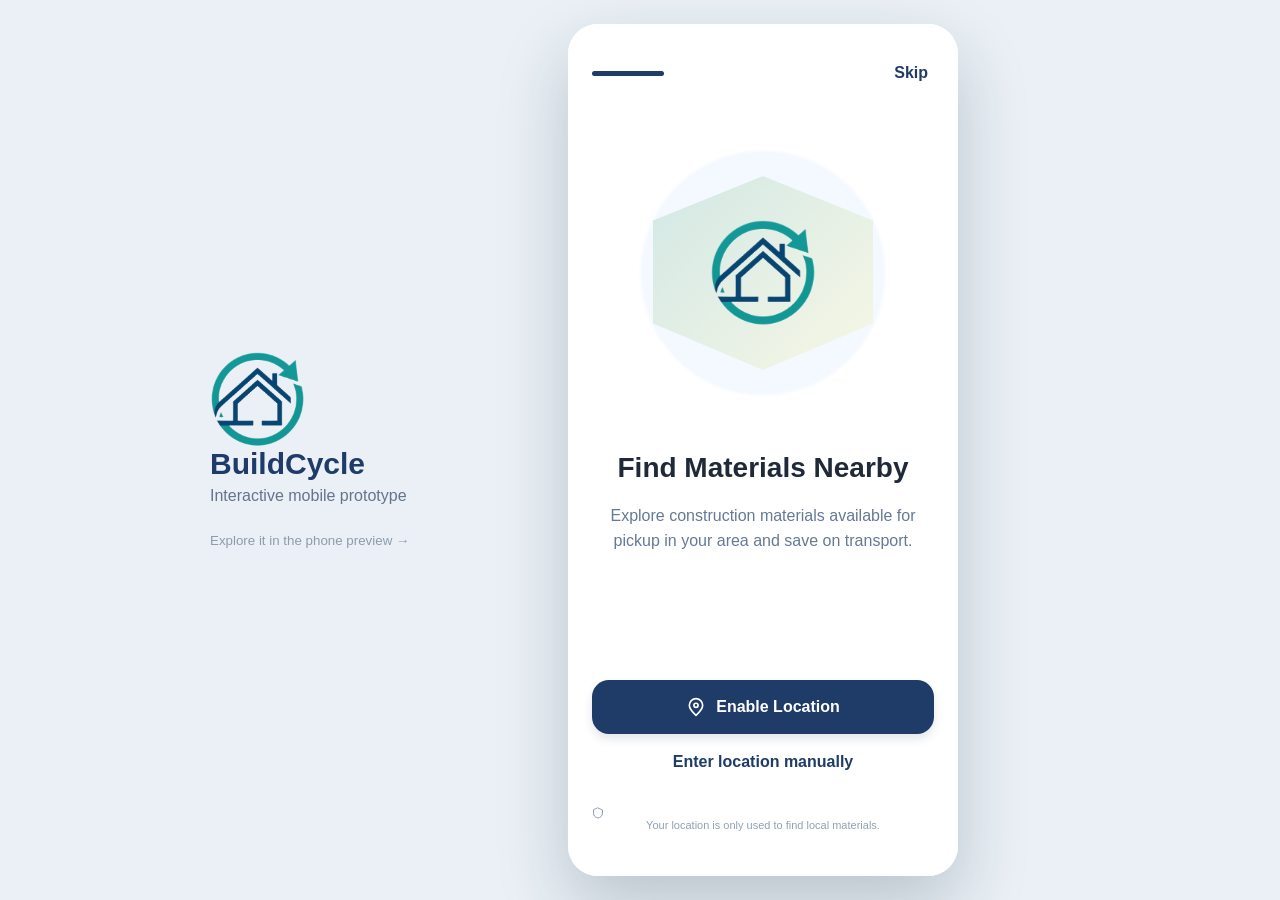
<file: index.html>
<!doctype html>
<html lang="en">
<head>
  <meta charset="utf-8" />
  <meta name="viewport" content="width=device-width, initial-scale=1, viewport-fit=cover" />
  <meta name="theme-color" content="#1e3b68" />
  <meta name="description" content="BuildCycle interactive mobile marketplace pitch prototype" />
  <title>BuildCycle — Build More, Waste Less</title>
  <link rel="icon" type="image/png" href="assets/logo.png" />
  <link rel="stylesheet" href="css/base.css" />
  <link rel="stylesheet" href="css/marketplace.css" />
  <link rel="stylesheet" href="css/flows.css" />
  <link rel="stylesheet" href="css/support.css" />
</head>
<body>
  <div class="desktop-context" aria-hidden="true"><img src="assets/logo.png" alt="" /><strong>BuildCycle</strong><span>Interactive mobile prototype</span><small>Explore it in the phone preview →</small></div>
  <div id="app" class="app-shell" role="application" aria-label="BuildCycle prototype"></div>
  <div id="overlay-root"></div>
  <div id="support-root"></div>
  <div id="toast-root" aria-live="polite"></div>
  <script src="js/demo-data.js" defer></script>
  <script src="js/app.js" defer></script>
</body>
</html>
</file>
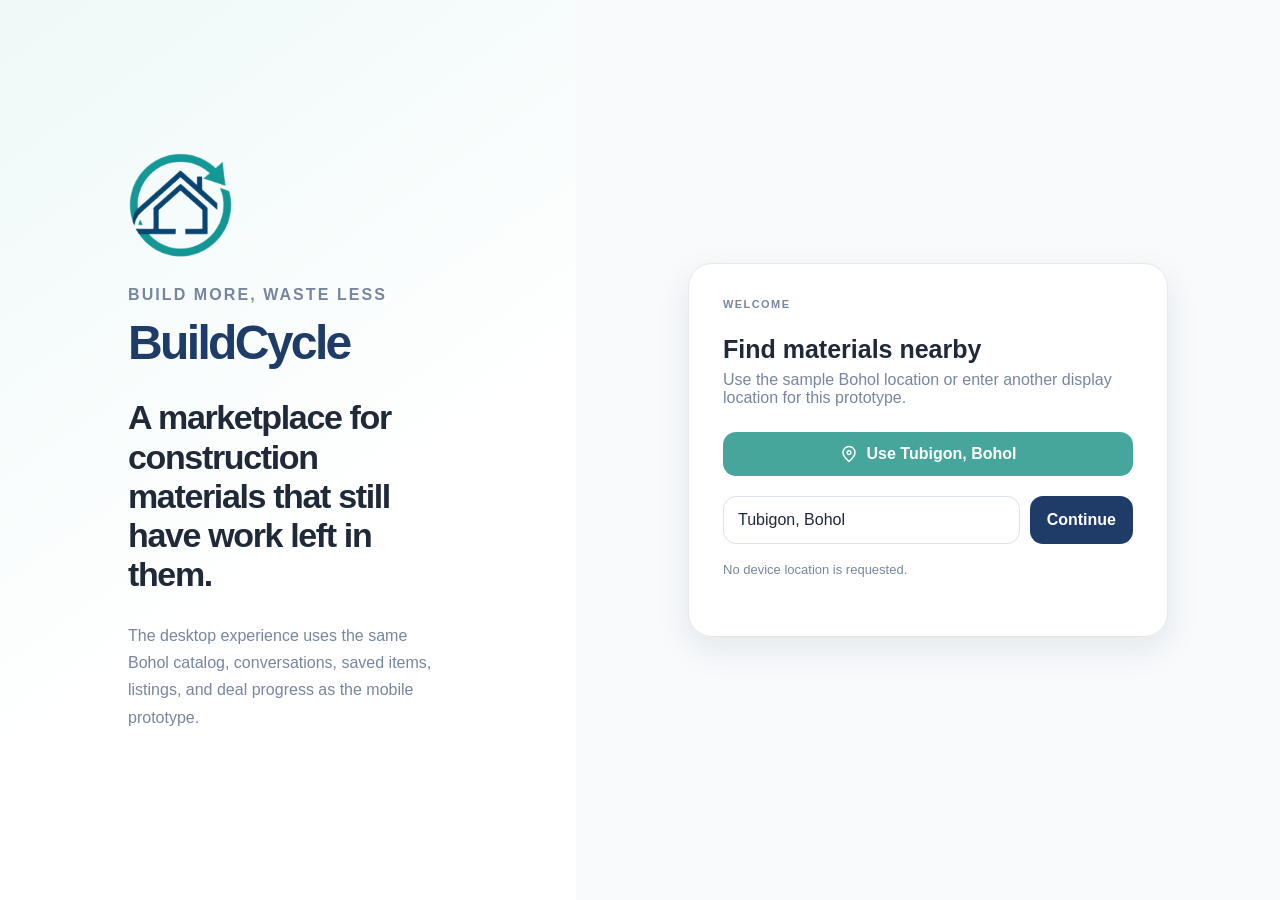
<file: BuildCycle_Web.html>
<!doctype html>
<html lang="en">
<head>
  <meta charset="utf-8" />
  <meta name="viewport" content="width=device-width, initial-scale=1" />
  <meta name="theme-color" content="#1f3b68" />
  <meta name="description" content="BuildCycle desktop marketplace prototype" />
  <title>BuildCycle Web — Build More, Waste Less</title>
  <link rel="icon" type="image/png" href="assets/logo.png" />
  <link rel="stylesheet" href="css/web.css" />
</head>
<body>
  <div id="web-app" aria-label="BuildCycle web prototype"></div>
  <div id="web-dialog-root"></div>
  <div id="web-toast-root" aria-live="polite"></div>
  <script src="js/demo-data.js" defer></script>
  <script src="js/web-app.js" defer></script>
</body>
</html>
</file>
<file: css/base.css>
/* Global foundation and responsive shell. */
:root{
  --navy:#1f3b68;
  --navy-deep:#152b4f;
  --teal:#47a69c;
  --teal-dark:#258d84;
  --ink:#202938;
  --muted:#77869e;
  --pale:#f6f8fc;
  --line:#e7eaf0;
  --blue-pale:#eaf5ff;
  --shadow:0 3px 18px rgba(23,42,72,.08);
  --radius:20px;
  font-family:Inter,ui-sans-serif,-apple-system,BlinkMacSystemFont,"Segoe UI",Arial,sans-serif;
  color:var(--ink);
  background:#eaf0f5;
  font-synthesis:none
}
*{
  box-sizing:border-box
}
html,body{
  margin:0;
  min-height:100%;
  -webkit-tap-highlight-color:transparent
}
body{
  display:flex;
  justify-content:center
}
button,input,select,textarea{
  font:inherit
}
button{
  cursor:pointer
}
button:disabled{
  cursor:not-allowed;
  opacity:.55
}
button:focus-visible,a:focus-visible,input:focus-visible,select:focus-visible,textarea:focus-visible{
  outline:3px solid #88d3cb;
  outline-offset:2px
}
a{
  color:inherit;
  text-decoration:none
}
svg{
  display:block;
  flex:none
}
img{
  display:block;
  max-width:100%
}
.desktop-context{
  display:none
}
.app-shell{
  position:relative;
  width:100%;
  min-height:100dvh;
  background:#fff;
  overflow:hidden
}
.screen{
  min-height:100dvh;
  animation:screen-in .24s ease both
}
.scroll-screen{
  padding-bottom:calc(92px + env(safe-area-inset-bottom))
}
.screen-inner{
  max-width:100%;
  margin:0 auto
}
.safe-bottom{
  padding-bottom:calc(28px + env(safe-area-inset-bottom))
}
@keyframes screen-in{
  from{
    opacity:.65;
    transform:translateY(6px)
  }
  to{
    opacity:1;
    transform:translateY(0)
  }
}
.topbar{
  min-height:72px;
  padding:16px 24px;
  display:flex;
  align-items:center;
  gap:16px;
  border-bottom:1px solid var(--line);
  background:#fff
}
.topbar h1{
  margin:0;
  font-size:18px;
  font-weight:750;
  flex:1
}
.topbar .right{
  display:flex;
  gap:8px
}
.icon-btn{
  height:40px;
  width:40px;
  display:grid;
  place-items:center;
  background:#f7f8fb;
  border:0;
  border-radius:50%;
  color:var(--ink)
}
.icon-btn.ghost{
  background:transparent
}
.icon-btn.small{
  width:34px;
  height:34px
}
.icon-btn.on{
  color:#ec5570
}
.icon-btn:active,.bottom-nav button:active,.btn:active{
  transform:scale(.96)
}
.muted{
  color:var(--muted)
}
.tiny{
  font-size:11px
}
.small{
  font-size:13px
}
.medium{
  font-size:15px
}
.bold{
  font-weight:700
}
.teal-text{
  color:var(--teal-dark)
}
.navy-text{
  color:var(--navy)
}
.danger-text{
  color:#e65761
}
.center{
  text-align:center
}
.heading{
  font-size:27px;
  line-height:1.17;
  letter-spacing:-.035em;
  margin:0;
  font-weight:780
}
.subheading{
  font-size:19px;
  font-weight:750;
  margin:0 0 14px
}
.eyebrow{
  font-size:11px;
  text-transform:uppercase;
  letter-spacing:.13em;
  color:#8b98ab;
  font-weight:750
}
.btn{
  border:0;
  border-radius:17px;
  min-height:54px;
  padding:14px 20px;
  display:inline-flex;
  align-items:center;
  justify-content:center;
  gap:10px;
  font-weight:750;
  transition:transform .16s,background .16s,box-shadow .16s;
  text-align:center
}
.btn.primary{
  background:var(--navy);
  color:#fff;
  box-shadow:0 5px 10px rgba(24,50,91,.12)
}
.btn.primary:hover{
  background:#274a7b
}
.btn.teal{
  background:var(--teal);
  color:#fff;
  box-shadow:0 5px 12px rgba(71,166,156,.18)
}
.btn.teal:hover{
  background:var(--teal-dark)
}
.btn.outline{
  background:#fff;
  color:#405069;
  border:1px solid #dce2ec
}
.btn.light{
  background:#f5f7fa;
  color:var(--ink)
}
.btn.full{
  width:100%
}
.btn.slim{
  min-height:42px;
  border-radius:13px;
  padding:9px 14px;
  font-size:13px
}
.btn.link{
  background:none;
  color:var(--navy);
  padding:6px;
  min-height:0
}
.btn.danger{
  background:#fff2f3;
  color:#d44a53
}
.text-link{
  border:0;
  background:none;
  padding:0;
  color:var(--teal-dark);
  font-weight:750
}
.field-label{
  display:block;
  font-size:14px;
  font-weight:650;
  margin-bottom:10px;
  color:#333943
}
.field,.select-field,.text-area{
  width:100%;
  min-height:55px;
  border:1px solid #dee2e9;
  border-radius:17px;
  background:#f9f9fb;
  color:var(--ink);
  padding:15px 16px;
  outline:0
}
.field:focus,.select-field:focus,.text-area:focus{
  border-color:var(--teal);
  background:#fff;
  box-shadow:0 0 0 3px rgba(71,166,156,.13)
}
.field::placeholder,.text-area::placeholder{
  color:#9299a4
}
.text-area{
  resize:vertical;
  min-height:110px;
  line-height:1.5
}
.form-group{
  margin-bottom:20px
}
.field-hint{
  font-size:11px;
  color:#8b97a8;
  margin:7px 3px 0
}
.field-error{
  font-size:12px;
  color:#d44752;
  margin:8px 3px 0
}
.input-with-icon{
  position:relative
}
.input-with-icon .lead{
  position:absolute;
  left:17px;
  top:50%;
  transform:translateY(-50%);
  color:#949ba2
}
.input-with-icon .field{
  padding-left:47px
}
.input-with-icon .trailing{
  position:absolute;
  right:10px;
  top:50%;
  transform:translateY(-50%)
}
.bottom-nav{
  position:absolute;
  z-index:10;
  bottom:0;
  left:0;
  right:0;
  min-height:79px;
  padding:8px 8px calc(8px + env(safe-area-inset-bottom));
  background:rgba(255,255,255,.98);
  border-top:1px solid var(--line);
  display:flex;
  align-items:center;
  justify-content:space-around;
  box-shadow:0 -5px 16px rgba(27,47,70,.025)
}
.bottom-nav.floating{
  left:16px;
  right:16px;
  bottom:calc(18px + env(safe-area-inset-bottom));
  border:0;
  border-radius:40px;
  min-height:72px;
  box-shadow:0 12px 38px rgba(20,46,70,.13)
}
.bottom-nav button{
  border:0;
  background:none;
  color:#97a1b1;
  min-width:52px;
  padding:3px 0;
  display:flex;
  flex-direction:column;
  align-items:center;
  gap:4px;
  font-size:10px;
  font-weight:700;
  letter-spacing:.02em
}
.bottom-nav button.active{
  color:var(--navy)
}
.bottom-nav button.sell{
  height:53px;
  width:53px;
  min-width:53px;
  display:grid;
  place-items:center;
  margin-top:-28px;
  border:5px solid #fff;
  border-radius:17px;
  background:var(--navy);
  color:#fff;
  box-shadow:0 5px 13px rgba(25,54,95,.21)
}
.bottom-nav button.sell.active{
  background:var(--teal)
}
.bottom-nav button.sell svg{
  width:24px;
  height:24px
}
.bottom-nav .nav-avatar{
  width:24px;
  height:24px;
  border-radius:50%;
  display:grid;
  place-items:center;
  background:#d6e7e6;
  color:var(--navy);
  font-size:11px;
  overflow:hidden
}
.bottom-nav .nav-avatar img{
  width:100%;
  height:100%;
  object-fit:contain
}
.badge-dot{
  position:absolute;
  width:7px;
  height:7px;
  background:var(--teal);
  border-radius:50%;
  transform:translate(13px,-3px)
}
@media(min-width:650px){
  body{
    align-items:center;
    min-height:100dvh;
    padding:24px 24px 24px 270px
  }
  .desktop-context{
    position:fixed;
    left:max(35px,calc(50vw - 430px));
    top:50%;
    transform:translateY(-50%);
    display:flex;
    flex-direction:column;
    align-items:flex-start;
    color:var(--navy)
  }
  .desktop-context img{
    width:95px;
    height:95px;
    object-fit:contain
  }
  .desktop-context strong{
    font-size:30px
  }
  .desktop-context span{
    color:#64748b;
    margin-top:6px
  }
  .desktop-context small{
    color:#8d9bad;
    margin-top:28px
  }
  .app-shell{
    width:390px;
    height:min(860px,calc(100dvh - 48px));
    min-height:610px;
    border-radius:30px;
    box-shadow:0 30px 70px rgba(16,45,70,.22);
    overflow:auto;
    scrollbar-width:none
  }
  .app-shell::-webkit-scrollbar{
    display:none
  }
  .screen{
    min-height:100%
  }
  .conversation{
    height:calc(100% - 155px)
  }
  .bottom-nav,.composer,.deal-action,.rating-action{
    position:sticky;
    bottom:0
  }
  .detail-actions{
    position:sticky
  }
  .sheet-scrim{
    background:rgba(16,32,50,.54)
  }
}
@media(prefers-reduced-motion:reduce){
  *,*:before,*:after{
    animation-duration:.01ms!important;
    transition-duration:.01ms!important;
    scroll-behavior:auto!important
  }
}
/* Keep the mobile navigation and message composer visible while each screen scrolls. */
.app-shell{
  height:100dvh;
  min-height:0;
  display:flex;
  flex-direction:column;
  overflow:hidden
}
.screen{
  flex:1;
  min-height:0;
  overflow-y:auto;
  scrollbar-width:none
}
.screen::-webkit-scrollbar{
  display:none
}
.bottom-nav{
  position:relative;
  left:auto;
  right:auto;
  bottom:auto;
  flex:none;
  width:100%
}
.bottom-nav.floating{
  position:relative;
  left:auto;
  right:auto;
  bottom:auto;
  width:calc(100% - 32px);
  margin:0 16px 16px;
  transform:none
}
.chat-screen,.rating-screen,.deal-screen{
  display:flex;
  flex-direction:column
}
.conversation{
  height:auto;
  flex:1;
  min-height:0;
  padding-bottom:24px
}
.composer{
  position:relative;
  bottom:auto;
  flex:none
}
.rating-content,.deal-steps{
  flex:1;
  min-height:0;
  overflow:auto
}
.rating-action,.deal-action{
  position:relative;
  flex:none;
  bottom:auto
}
.onboarding{
  height:auto;
  min-height:0
}
.success-screen{
  min-height:0
}
.success-preview{
  width:100%;
  border:0
}
@media(min-width:650px){
  .app-shell{
    height:min(860px,calc(100dvh - 48px));
    min-height:610px;
    overflow:hidden
  }
  .screen{
    min-height:0
  }
  .bottom-nav,.composer,.rating-action,.deal-action{
    position:relative;
    bottom:auto
  }
  .sheet{
    left:calc(50% + 135px);
    bottom:max(24px,calc((100dvh - 860px)/2));
    width:390px
  }
}
</file>
<file: css/marketplace.css>
/* Marketplace, search, messaging, and profile screens. */
.home-header{
  display:flex;
  align-items:center;
  gap:15px;
  padding:22px 24px 19px;
  border-bottom:1px solid #dfebec;
  background:linear-gradient(180deg,#eef9f8 0%,#fff 100%)
}
.home-header .brand-mark{
  width:62px;
  height:62px;
  object-fit:contain;
  filter:drop-shadow(0 4px 7px rgba(25,57,88,.11))
}
.home-copy{
  min-width:0
}
.home-copy .eyebrow{
  color:var(--teal-dark);
  margin:0 0 4px
}
.home-copy h1{
  color:var(--navy);
  font-size:25px;
  line-height:1.1;
  letter-spacing:-.035em;
  margin:0 0 5px
}
.home-copy p:not(.eyebrow){
  margin:0;
  color:#6d7b8e;
  font-size:13px
}
.square-filter{
  background:var(--navy);
  color:white;
  width:48px;
  height:48px;
  flex:0 0 48px;
  border:0;
  border-radius:16px;
  display:grid;
  place-items:center
}
.list-stack{
  padding:18px 16px;
  background:#fafbfc
}
.home-section-heading{
  display:flex;
  align-items:end;
  justify-content:space-between;
  padding:0 4px 14px
}
.home-section-heading .eyebrow{
  margin:0 0 4px
}
.home-section-heading h2{
  margin:0;
  color:var(--ink);
  font-size:20px;
  letter-spacing:-.02em
}
.feature-card{
  display:flex;
  align-items:center;
  gap:16px;
  padding:12px;
  margin-bottom:16px;
  border:1px solid var(--line);
  box-shadow:0 2px 2px rgba(20,40,60,.04);
  border-radius:25px;
  background:#fff;
  text-align:left;
  width:100%;
  min-height:128px
}
.feature-card img{
  width:81px;
  height:81px;
  object-fit:cover;
  border-radius:15px
}
.feature-card .info{
  flex:1;
  min-width:0
}
.feature-card .name{
  font-size:15px;
  font-weight:760;
  margin:5px 0;
  line-height:1.25
}
.feature-card .location{
  font-size:12px;
  color:#768092;
  display:flex;
  gap:4px;
  align-items:center
}
.feature-card .price{
  font-size:16px;
  color:var(--navy);
  font-weight:780;
  margin-top:6px
}
.pill{
  display:inline-flex;
  align-items:center;
  gap:5px;
  border-radius:12px;
  padding:5px 9px;
  background:var(--blue-pale);
  color:#2d5e9b;
  font-size:10px;
  text-transform:uppercase;
  font-weight:750;
  white-space:nowrap
}
.pill.teal{
  background:#e8f7f5;
  color:var(--teal-dark)
}
.pill.orange{
  background:#fff0e3;
  color:#be641c
}
.pill.purple{
  background:#f5eaff;
  color:#8845a9
}
.pill.yellow{
  background:#fff7dc;
  color:#a47608
}
.pill.gray{
  background:#f2f4f5;
  color:#596472
}
.pill.navy{
  background:#e8eff8;
  color:var(--navy)
}
.search-head{
  padding:16px;
  display:flex;
  gap:12px;
  align-items:center
}
.search-field{
  display:flex;
  align-items:center;
  gap:10px;
  flex:1;
  height:50px;
  border-radius:17px;
  background:#f7f7f9;
  padding:0 15px;
  color:#868e96
}
.search-field input{
  border:0;
  outline:0;
  background:transparent;
  min-width:0;
  flex:1;
  color:#202632;
  font-size:16px
}
.chips-scroll{
  display:flex;
  gap:8px;
  overflow:auto;
  scrollbar-width:none;
  padding:0 16px 16px
}
.chips-scroll::-webkit-scrollbar{
  display:none
}
.chip{
  white-space:nowrap;
  display:flex;
  align-items:center;
  gap:7px;
  border:1px solid #e1e4e9;
  border-radius:22px;
  padding:10px 15px;
  background:#f8f9fb;
  color:#445267;
  font-size:13px
}
.chip.selected{
  background:var(--navy);
  color:#fff;
  border-color:var(--navy)
}
.result-toolbar{
  display:flex;
  align-items:center;
  justify-content:space-between;
  padding:21px 16px 18px;
  border-top:1px solid var(--line)
}
.result-toolbar strong{
  font-size:17px
}
.result-toolbar button{
  border:0;
  background:none;
  font-size:13px;
  color:#788397
}
.result-toolbar b{
  color:var(--navy)
}
.product-grid{
  display:grid;
  grid-template-columns:repeat(2,minmax(0,1fr));
  gap:16px;
  padding:0 16px 22px;
  align-items:start
}
.product-card{
  border:1px solid #e9ebef;
  border-radius:24px;
  background:white;
  box-shadow:0 2px 3px rgba(20,40,60,.045);
  overflow:hidden;
  text-align:left;
  position:relative;
  min-width:0
}
.product-card img{
  width:100%;
  height:160px;
  object-fit:cover
}
.product-card .details{
  padding:10px 12px 13px
}
.product-card .title{
  display:-webkit-box;
  -webkit-box-orient:vertical;
  -webkit-line-clamp:2;
  overflow:hidden;
  font-size:13px;
  line-height:1.23;
  font-weight:760;
  margin:5px 0 7px;
  min-height:32px
}
.product-card .price{
  color:var(--navy);
  font-weight:790;
  font-size:17px
}
.product-card .meta{
  display:flex;
  align-items:center;
  color:#9aa0a7;
  font-size:10px;
  gap:3px;
  margin-top:5px
}
.heart-float{
  position:absolute;
  top:10px;
  right:10px;
  background:#fff;
  border:0;
  border-radius:50%;
  width:32px;
  height:32px;
  display:grid;
  place-items:center;
  color:#3f4b5a;
  box-shadow:0 3px 8px rgba(20,35,55,.1);
  transition:color .16s,background .16s,transform .16s,box-shadow .16s
}
.heart-float.saved{
  color:#d93f5c;
  background:#fff0f3;
  box-shadow:0 4px 12px rgba(217,63,92,.2);
  animation:heart-save-pop .24s ease-out
}
.heart-float.saved svg,.save-detail.on svg{
  fill:currentColor
}
.save-detail.on{
  color:#d93f5c;
  background:#fff0f3;
  animation:heart-save-pop .24s ease-out
}
@keyframes heart-save-pop{
  0%{transform:scale(.82)}
  60%{transform:scale(1.12)}
  100%{transform:scale(1)}
}
.empty-state{
  padding:48px 28px;
  text-align:center;
  color:#69768a
}
.empty-state svg{
  margin:0 auto 15px;
  color:#a1b0be
}
.empty-state h3{
  margin:0 0 7px;
  color:var(--ink)
}
.detail-photo{
  position:relative;
  margin:8px 16px 22px;
  border-radius:28px;
  overflow:hidden;
  height:300px;
  background:#eef2f4
}
.detail-photo img{
  width:100%;
  height:100%;
  object-fit:cover
}
.photo-count{
  position:absolute;
  right:14px;
  bottom:13px;
  background:rgba(22,28,31,.7);
  border-radius:15px;
  color:white;
  padding:5px 10px;
  font-size:12px
}
.detail-body{
  padding:0 24px
}
.detail-body h1{
  font-size:24px;
  line-height:1.22;
  margin:9px 0 8px;
  letter-spacing:-.025em
}
.detail-body .distance{
  color:#737b83;
  font-size:14px;
  display:flex;
  gap:5px;
  align-items:center
}
.price-row{
  margin:23px 0 20px;
  padding:18px 0;
  border-top:1px solid #f0f0f1;
  border-bottom:1px solid #f0f0f1;
  display:flex;
  align-items:center;
  justify-content:space-between
}
.price-row strong{
  font-size:31px;
  color:var(--navy)
}
.price-row .negotiable{
  background:#f8f8f9;
  border-radius:14px;
  padding:12px 14px;
  font-size:13px
}
.detail-section{
  margin:0 0 26px
}
.detail-section h2{
  font-size:18px;
  margin:0 0 10px
}
.detail-section p{
  line-height:1.65;
  color:#484b50;
  margin:0;
  font-size:15px
}
.spec-grid{
  display:grid;
  grid-template-columns:1fr 1fr;
  gap:12px;
  margin:22px 0 30px
}
.spec{
  padding:12px 14px;
  border:1px solid #e8eaee;
  border-radius:18px;
  min-height:65px
}
.spec small{
  display:block;
  color:#969b9f;
  font-size:10px;
  letter-spacing:.03em;
  margin-bottom:6px
}
.spec strong{
  font-size:13px
}
.seller-card{
  display:flex;
  align-items:center;
  gap:12px;
  border:1px solid #eaebee;
  border-radius:23px;
  padding:15px;
  margin-bottom:20px;
  box-shadow:0 2px 2px rgba(20,35,55,.04)
}
.seller-card .seller-info{
  flex:1;
  min-width:0
}
.seller-card .seller-info b{
  font-size:14px
}
.seller-card .seller-info small{
  display:block;
  color:#727c88;
  margin-top:4px
}
.avatar{
  height:44px;
  width:44px;
  flex:none;
  display:grid;
  place-items:center;
  border-radius:50%;
  font-weight:800;
  color:#fff;
  background:linear-gradient(135deg,#67b7a9,#28486d);
  position:relative
}
.avatar.lg{
  height:58px;
  width:58px;
  font-size:20px
}
.avatar.sm{
  height:32px;
  width:32px;
  font-size:11px
}
.avatar.alt{
  background:linear-gradient(135deg,#7498bb,#273552)
}
.avatar.warm{
  background:linear-gradient(135deg,#d2b18c,#9a6554)
}
.avatar.online:after{
  content:"";
  height:9px;
  width:9px;
  background:var(--teal);
  border:2px solid #fff;
  border-radius:50%;
  position:absolute;
  right:0;
  bottom:0
}
.detail-actions{
  position:sticky;
  bottom:0;
  z-index:11;
  display:flex;
  gap:12px;
  padding:15px 24px calc(16px + env(safe-area-inset-bottom));
  background:#fff;
  border-top:1px solid var(--line)
}
.detail-actions .btn{
  flex:1
}
.tab-row{
  display:flex;
  gap:8px;
  padding:16px 24px 0;
  border-bottom:1px solid var(--line)
}
.tab-row button{
  border:0;
  background:transparent;
  color:#8290a6;
  padding:10px 12px 13px;
  font-size:14px;
  white-space:nowrap
}
.tab-row button.selected{
  color:var(--navy);
  border-bottom:2px solid var(--teal);
  font-weight:700
}
.tab-row.pills{
  border-bottom:0;
  gap:8px
}
.tab-row.pills button{
  padding:10px 16px;
  border-radius:24px;
  background:#f1f5fa;
  color:#4f5c72;
  font-weight:680
}
.tab-row.pills button.selected{
  background:var(--teal);
  color:#fff;
  border:0
}
.chat-search-toggle.active{
  color:var(--navy);
  background:#eef2f8
}
.chat-search-row{
  display:flex;
  align-items:center;
  gap:8px;
  padding:4px 24px 2px
}
.chat-search-field{
  min-width:0;
  flex:1;
  height:46px;
  display:flex;
  align-items:center;
  gap:10px;
  padding:0 15px;
  border:1px solid #dbe2eb;
  border-radius:15px;
  background:#f7f9fc;
  color:#7f8da1
}
.chat-search-field:focus-within{
  border-color:var(--teal);
  background:#fff;
  box-shadow:0 0 0 3px rgba(12,177,165,.11)
}
.chat-search-field input{
  min-width:0;
  width:100%;
  border:0;
  outline:0;
  background:transparent;
  color:var(--ink);
  font:inherit
}
.chat-list-row{
  width:100%;
  background:#fff;
  border:0;
  border-bottom:1px solid #f1f2f4;
  display:flex;
  gap:16px;
  align-items:center;
  padding:23px 24px;
  text-align:left;
  min-height:115px
}
.chat-list-row .body{
  min-width:0;
  flex:1
}
.chat-list-row .name-line{
  display:flex;
  justify-content:space-between;
  gap:7px;
  font-size:14px
}
.chat-list-row .preview{
  margin:5px 0 4px;
  color:#687995;
  font-size:14px;
  line-height:1.4;
  display:-webkit-box;
  -webkit-line-clamp:2;
  -webkit-box-orient:vertical;
  overflow:hidden
}
.chat-list-row .listing-name{
  color:#8998ab;
  font-size:11px;
  display:flex;
  align-items:center;
  gap:4px
}
.unread{
  background:var(--teal);
  color:#fff;
  font-size:10px;
  width:21px;
  height:21px;
  border-radius:50%;
  display:grid;
  place-items:center;
  margin-left:auto
}
.chat-thread-header{
  display:flex;
  gap:12px;
  align-items:center;
  min-height:73px;
  padding:12px 16px;
  border-bottom:1px solid var(--line)
}
.chat-thread-header .info{
  flex:1
}
.chat-thread-header strong{
  font-size:15px
}
.chat-thread-header small{
  display:block;
  color:var(--navy);
  margin-top:2px
}
.conversation{
  height:calc(100dvh - 157px);
  overflow-y:auto;
  padding:22px 16px 115px;
  background:#fdfdff
}
.today-label{
  width:max-content;
  margin:0 auto 23px;
  border-radius:18px;
  background:#f6f6f7;
  padding:6px 12px;
  color:#9399a1;
  font-size:11px;
  font-weight:750;
  letter-spacing:.08em
}
.bubble-wrap{
  display:flex;
  align-items:end;
  gap:9px;
  margin-bottom:22px
}
.bubble-wrap.mine{
  justify-content:flex-end
}
.bubble-stack{
  display:flex;
  flex-direction:column;
  align-items:flex-start;
  max-width:76%;
  min-width:0
}
.bubble-wrap.mine .bubble-stack{
  align-items:flex-end
}
.bubble-wrap .bubble{
  width:fit-content;
  max-width:100%;
  border-radius:17px;
  background:#fff;
  border:1px solid #e0e4ea;
  box-shadow:0 2px 2px rgba(0,0,0,.04);
  padding:13px 16px;
  font-size:14px;
  line-height:1.42;
  color:#414852;
  overflow-wrap:anywhere
}
.bubble-wrap:not(.mine) .bubble{
  border-bottom-left-radius:6px
}
.bubble-wrap.mine .bubble{
  background:var(--navy);
  border-color:var(--navy);
  border-bottom-right-radius:6px;
  color:#fff
}
.bubble-time{
  font-size:10px;
  color:#a0a5ae;
  white-space:nowrap;
  margin:6px 3px 0
}
.bubble-wrap.mine .bubble-time{
  align-self:flex-end;
  text-align:right
}
.message-attachment{
  display:flex;
  align-items:center;
  gap:9px;
  margin:8px 0 18px 41px;
  border:1px solid #e8e9ec;
  border-radius:14px;
  background:#fff;
  padding:7px 11px;
  width:min(290px,calc(100% - 41px));
  max-width:calc(100% - 41px);
  color:#1d2939;
  font-size:11px
}
.message-attachment img{
  width:50px;
  height:50px;
  object-fit:cover;
  border-radius:9px
}
.message-attachment strong{
  display:block
}
.message-attachment small{
  color:var(--navy);
  font-weight:750
}
.offer-card{
  max-width:285px;
  background:#fff;
  border:1px solid #dce8e6;
  border-radius:17px;
  padding:14px;
  margin:0 0 18px 40px;
  box-shadow:var(--shadow)
}
.offer-card strong{
  display:block;
  margin-bottom:3px
}
.offer-card .offer-price{
  font-size:24px;
  color:var(--navy);
  font-weight:800;
  margin:7px 0
}
.offer-card .offer-actions{
  display:flex;
  gap:8px;
  margin-top:10px
}
.composer{
  position:absolute;
  z-index:11;
  bottom:0;
  left:0;
  right:0;
  display:flex;
  align-items:center;
  gap:9px;
  background:#fff;
  padding:12px 15px calc(12px + env(safe-area-inset-bottom));
  border-top:1px solid var(--line)
}
.composer input{
  border:0;
  background:#f6f6f9;
  border-radius:17px;
  min-width:0;
  flex:1;
  height:51px;
  padding:0 14px;
  outline:0
}
.composer .send{
  border:0;
  background:var(--navy);
  color:#fff;
  width:40px;
  height:45px;
  border-radius:15px;
  display:grid;
  place-items:center
}
.profile-head{
  padding:30px 24px 32px
}
.profile-person{
  display:flex;
  align-items:center;
  gap:16px;
  margin:24px 0 23px
}
.profile-person h2{
  font-size:20px;
  margin:0 0 5px
}
.profile-person .btn{
  margin-top:7px
}
.profile-stats{
  display:grid;
  grid-template-columns:repeat(3,1fr);
  gap:12px
}
.profile-stats>div{
  background:#f7f9fc;
  border-radius:17px;
  text-align:center;
  padding:17px 4px
}
.profile-stats strong{
  display:block;
  font-size:18px
}
.profile-stats span{
  display:block;
  color:#8493ab;
  font-size:10px;
  font-weight:750;
  letter-spacing:.04em;
  margin-top:9px
}
.profile-section{
  border-top:1px solid var(--line);
  background:#fcfcfe;
  padding:26px 24px
}
.profile-section+.profile-section{
  border-top:0;
  padding-top:0
}
.profile-section .eyebrow{
  margin:0 8px 18px
}
.profile-row{
  display:flex;
  align-items:center;
  gap:16px;
  background:#fff;
  border:0;
  width:100%;
  padding:15px 16px;
  border-radius:18px;
  text-align:left;
  margin:0 0 9px;
  min-height:67px;
  font-weight:660;
  color:#344053
}
.profile-row .icon-badge{
  width:40px;
  height:40px;
  background:#eef8f7;
  border-radius:14px;
  display:grid;
  place-items:center;
  color:var(--teal-dark)
}
.profile-row .chevron{
  margin-left:auto;
  color:#a8b6c8
}
.profile-row-meta{
  min-width:25px;
  height:25px;
  margin-left:auto;
  padding:0 8px;
  display:grid;
  place-items:center;
  border-radius:999px;
  background:#eef8f7;
  color:var(--teal-dark);
  font-size:12px;
  font-weight:800
}
.profile-row-meta+.chevron{
  margin-left:0
}
.profile-row.danger{
  background:#fff6f6;
  color:#e45056
}
.profile-row.danger .icon-badge{
  color:#e45056;
  background:#fff
}
.profile-row.reset{
  color:var(--navy)
}
.profile-row.reset .icon-badge{
  color:var(--navy);
  background:#eef2f8
}
.profile-row.switch{
  color:var(--teal-dark);
  background:#f1f9f8
}
.profile-row.switch .icon-badge{
  color:#fff;
  background:var(--teal)
}
.my-listing-card{
  margin:16px;
  border:1px solid #dfe5ec;
  border-radius:17px;
  overflow:hidden;
  background:#fff;
  box-shadow:0 2px 2px rgba(20,35,55,.045)
}
.my-listing-card .top{
  display:flex;
  align-items:center;
  gap:13px;
  padding:12px
}
.my-listing-card img{
  width:96px;
  height:96px;
  object-fit:cover;
  border-radius:11px
}
.my-listing-card .info{
  flex:1;
  min-width:0
}
.my-listing-card .info strong{
  display:block;
  font-size:14px;
  line-height:1.25
}
.my-listing-card .info b{
  display:block;
  font-size:18px;
  color:var(--navy);
  margin:6px 0
}
.my-listing-card .actions{
  display:flex;
  border-top:1px solid #edf0f4
}
.my-listing-card .actions button{
  border:0;
  background:transparent;
  flex:1;
  padding:13px 8px;
  color:#394557;
  font-weight:680;
  font-size:13px
}
.my-listing-card .actions button+button{
  border-left:1px solid #edf0f4;
  color:#da6315
}
@media(max-width:370px){
  .upload-form{
    padding-left:22px;
    padding-right:22px
  }
  .brand-hero{
    padding-left:20px
  }
  .product-card img{
    height:140px
  }
  .product-grid{
    gap:10px
  }
  .tab-row.pills{
    padding-left:15px
  }
}
.home-empty-state{
  padding:28px 18px 20px;
  background:#fff;
  border:1px dashed #dce5ea;
  border-radius:20px
}
</file>
<file: css/flows.css>
/* Authentication, listing, deal, feedback, and modal screens. */
.auth-screen{
  background:#fbfcfe
}
.auth-hero{
  min-height:238px;
  border-bottom:1px solid #dfebec;
  background:linear-gradient(180deg,#eef9f8 0%,#fff 100%);
  display:flex;
  flex-direction:column;
  align-items:center;
  justify-content:center;
  color:var(--navy);
  padding:28px 24px 24px;
  text-align:center
}
.auth-hero img{
  width:82px;
  height:82px;
  object-fit:contain;
  filter:drop-shadow(0 5px 8px rgba(25,57,88,.12));
  margin-bottom:10px
}
.auth-hero .eyebrow{
  color:var(--teal-dark);
  margin:0 0 5px
}
.auth-hero h1{
  font-size:29px;
  line-height:1.1;
  letter-spacing:-.035em;
  margin:0 0 8px
}
.auth-hero p:not(.eyebrow){
  color:#66758a;
  margin:0;
  font-size:14px
}
.auth-card{
  position:relative;
  background:#fff;
  margin:24px 20px 0;
  padding:26px 22px;
  border:1px solid #e4e9ef;
  border-radius:25px;
  box-shadow:0 12px 32px rgba(30,47,70,.07)
}
.auth-card-intro{
  margin:0 0 24px
}
.auth-card-intro h2{
  font-size:20px;
  letter-spacing:-.02em;
  margin:0 0 6px
}
.auth-card-intro p{
  color:#758398;
  font-size:13px;
  line-height:1.45;
  margin:0
}
.auth-card .field{
  background:#f8fafc;
  border:1px solid #e1e6ed
}
.auth-card .form-group{
  margin-bottom:21px
}
.auth-footer{
  text-align:center;
  margin:24px 20px 36px;
  font-size:14px;
  color:#666d76
}
.or-divider{
  display:flex;
  align-items:center;
  gap:15px;
  color:#9199a5;
  text-transform:uppercase;
  letter-spacing:.11em;
  font-size:11px;
  font-weight:750;
  margin:28px 0
}
.or-divider:before,.or-divider:after{
  content:"";
  height:1px;
  background:#e7eaf0;
  flex:1
}
.social-row{
  display:flex;
  gap:14px
}
.social-row .btn{
  flex:1;
  min-width:0
}
.signup-intro{
  padding:38px 24px 22px;
  border-bottom:1px solid #f0f1f3
}
.signup-intro h1{
  font-size:27px;
  margin:26px 0 8px
}
.signup-intro p{
  margin:0;
  color:#6b7179
}
.signup-form{
  padding:30px 24px
}
.signup-form .field{
  background:#fff;
  box-shadow:0 2px 2px rgba(0,0,0,.04)
}
.upload-form{
  padding:24px 38px 120px
}
.upload-form .form-group{
  margin-bottom:19px
}
.upload-form .field,.upload-form .select-field,.upload-form .text-area{
  background:#f9f9fb
}
.photo-pick{
  display:flex;
  gap:12px;
  flex-wrap:wrap;
  margin:15px 0 28px
}
.photo-drop{
  height:128px;
  width:128px;
  border:2px dashed #e5e7ed;
  border-radius:21px;
  background:#fafbfc;
  color:#93999f;
  display:flex;
  flex-direction:column;
  align-items:center;
  justify-content:center;
  gap:10px;
  text-transform:uppercase;
  letter-spacing:.08em;
  font-size:11px;
  font-weight:780
}
.photo-preview{
  height:128px;
  width:128px;
  border-radius:18px;
  object-fit:cover
}
.photo-thumb{
  position:relative
}
.photo-thumb button{
  position:absolute;
  right:-5px;
  top:7px;
  background:#f55667;
  border:0;
  border-radius:50%;
  height:25px;
  width:25px;
  color:#fff
}
.input-pair{
  display:grid;
  grid-template-columns:1fr 1fr;
  gap:18px
}
.condition-row{
  display:flex;
  gap:8px;
  flex-wrap:wrap;
  margin:8px 0 20px
}
.condition-row button{
  border:1px solid #e0e3e8;
  border-radius:24px;
  padding:10px 15px;
  background:#fafbfc;
  font-weight:760;
  font-size:11px;
  letter-spacing:.05em;
  text-transform:uppercase;
  color:#626b78
}
.condition-row button.selected{
  border-color:var(--navy);
  color:var(--navy);
  background:#eaf5ff
}
.demo-assist{
  padding:15px;
  background:#f2f8f7;
  border:1px solid #dceeea;
  border-radius:17px;
  margin:22px 0
}
.demo-assist strong{
  color:#27675f
}
.demo-assist p{
  font-size:12px;
  line-height:1.4;
  color:#677a79;
  margin:6px 0
}
.fee-note{
  background:#f7f8fb;
  border-radius:16px;
  padding:14px;
  margin:14px 0 22px;
  font-size:13px;
  line-height:1.45
}
.fee-note b{
  color:var(--navy)
}
.success-screen{
  min-height:100dvh;
  background:#fbfcfe;
  text-align:center;
  padding:95px 24px 36px
}
.success-ring{
  width:175px;
  height:175px;
  background:#edf9f8;
  border-radius:50%;
  display:grid;
  place-items:center;
  margin:0 auto 22px
}
.success-ring:before{
  content:"";
  position:absolute;
  height:135px;
  width:135px;
  border-radius:50%;
  background:#dff4f1
}
.success-ring span{
  position:relative;
  width:96px;
  height:96px;
  border-radius:50%;
  background:var(--teal);
  color:#fff;
  display:grid;
  place-items:center;
  box-shadow:0 13px 22px rgba(71,166,156,.25)
}
.success-screen h1{
  font-size:28px;
  margin:0 0 12px
}
.success-screen>p{
  color:#586780;
  line-height:1.6;
  font-size:17px;
  margin:0 auto 34px;
  max-width:320px
}
.success-preview{
  display:flex;
  align-items:center;
  gap:14px;
  background:#fff;
  border-radius:22px;
  overflow:hidden;
  box-shadow:var(--shadow);
  text-align:left;
  margin:0 0 32px;
  padding-right:15px
}
.success-preview img{
  width:104px;
  height:106px;
  object-fit:cover
}
.success-preview strong{
  font-size:14px
}
.success-preview small{
  display:block;
  color:#72809a;
  margin-top:5px
}
.success-preview b{
  color:var(--teal-dark);
  margin-left:auto
}
.success-screen .btn{
  margin-bottom:14px
}
.onboarding{
  height:100dvh;
  min-height:700px;
  display:flex;
  flex-direction:column;
  padding:34px 24px calc(45px + env(safe-area-inset-bottom));
  background:#fff
}
.onboarding-top{
  display:flex;
  justify-content:space-between;
  align-items:center
}
.progress-dots{
  display:flex;
  gap:6px
}
.progress-dots span{
  width:32px;
  height:5px;
  border-radius:3px;
  background:#dee6ef
}
.progress-dots .active{
  background:var(--navy)
}
.progress-dots.single span{
  width:72px
}
.onboard-art{
  height:300px;
  display:grid;
  place-items:center;
  margin:35px 12px 8px;
  border-radius:50%;
  background:radial-gradient(circle,#f4f9ff 0 55%,transparent 57%)
}
.onboard-art .art-core{
  position:relative;
  height:194px;
  width:220px;
  background:linear-gradient(135deg,#d2e8e5,#f7f7e5);
  clip-path:polygon(50% 0,100% 23%,100% 76%,50% 100%,0 76%,0 23%);
  display:grid;
  place-items:center
}
.onboard-art .art-core img{
  height:106px;
  width:106px;
  object-fit:contain
}
.onboarding h1{
  text-align:center;
  font-size:28px;
  margin:20px 0 18px;
  line-height:1.2
}
.onboarding p{
  text-align:center;
  line-height:1.6;
  color:#667995;
  margin:0 auto;
  max-width:310px
}
.onboarding-actions{
  margin-top:auto
}
.onboarding-actions .btn{
  margin-bottom:13px
}
.onboarding small{
  display:block;
  text-align:center;
  color:#91a0b5;
  margin-top:17px;
  font-size:11px
}
.rating-screen{
  background:#fbfcfe;
  min-height:100dvh
}
.rating-content{
  padding:24px 20px 110px
}
.rating-seller{
  display:flex;
  align-items:center;
  gap:15px;
  background:#fff;
  border:1px solid #e6e9ee;
  border-radius:17px;
  padding:16px
}
.rating-seller strong{
  display:block;
  margin:5px 0 3px
}
.rating-intro{
  text-align:center;
  margin:34px 0
}
.rating-intro h2{
  font-size:19px;
  margin:0 0 18px
}
.rating-intro p{
  color:#69778b;
  line-height:1.6
}
.stars{
  display:flex;
  justify-content:center;
  gap:8px;
  margin:26px 0
}
.stars button{
  border:0;
  background:none;
  color:#cbd0d7;
  padding:2px
}
.stars button.active{
  color:#ffb91a
}
.rating-label{
  text-align:center;
  color:#d3891c;
  margin-bottom:35px
}
.review-tags{
  display:flex;
  gap:8px;
  flex-wrap:wrap;
  margin-top:16px
}
.review-tags button{
  border:1px solid #dfe2e8;
  background:#fff;
  border-radius:20px;
  padding:8px 15px;
  color:#4a5668;
  font-size:12px
}
.review-tags button.selected{
  border-color:var(--teal);
  color:var(--teal-dark)
}
.rating-action{
  position:absolute;
  bottom:0;
  left:0;
  right:0;
  background:#fff;
  padding:18px 20px calc(20px + env(safe-area-inset-bottom));
  border-top:1px solid var(--line)
}
.deal-steps{
  padding:22px 24px 115px
}
.deal-listing{
  display:flex;
  align-items:center;
  gap:13px;
  background:#fff;
  border:1px solid var(--line);
  border-radius:18px;
  padding:12px;
  margin-bottom:22px
}
.deal-listing img{
  height:69px;
  width:69px;
  object-fit:cover;
  border-radius:11px
}
.deal-listing strong{
  font-size:14px
}
.deal-listing small{
  display:block;
  color:var(--muted);
  margin-top:5px
}
.deal-meta{
  display:flex;
  justify-content:space-between;
  gap:14px;
  padding:14px 0;
  border-bottom:1px solid var(--line);
  font-size:14px
}
.deal-meta span{
  color:var(--muted)
}
.field-hint{
  display:block;
  margin-top:6px;
  color:var(--muted);
  font-size:11px
}
.purchase-summary{
  margin:12px 0 16px;
  padding:5px 14px;
  border:1px solid #dceae8;
  border-radius:15px;
  background:#f4faf9
}
.purchase-summary>div{
  display:flex;
  justify-content:space-between;
  gap:16px;
  padding:10px 0;
  border-bottom:1px solid #deebe9;
  font-size:13px
}
.purchase-summary>div:last-child{
  border-bottom:0
}
.purchase-summary span{
  color:var(--muted)
}
.purchase-summary .purchase-total{
  color:var(--navy);
  font-size:14px
}
.offer-fulfilment{
  display:block;
  margin-top:4px
}
.timeline{
  margin:24px 0
}
.timeline-item{
  position:relative;
  display:flex;
  gap:14px;
  min-height:68px
}
.timeline-item:not(:last-child):before{
  content:"";
  position:absolute;
  left:14px;
  top:29px;
  width:2px;
  height:42px;
  background:#e2e9ec
}
.timeline-item.done:not(:last-child):before{
  background:var(--teal)
}
.step-icon{
  width:30px;
  height:30px;
  border-radius:50%;
  display:grid;
  place-items:center;
  background:#ecf0f4;
  color:#8995a2;
  z-index:1
}
.timeline-item.done .step-icon{
  background:var(--teal);
  color:#fff
}
.timeline-item.current .step-icon{
  background:var(--navy);
  color:#fff
}
.timeline-item strong{
  font-size:14px
}
.timeline-item p{
  margin:4px 0 0;
  color:#8591a0;
  font-size:12px
}
.deal-action{
  position:absolute;
  z-index:2;
  bottom:0;
  left:0;
  right:0;
  background:#fff;
  border-top:1px solid var(--line);
  padding:16px 24px calc(17px + env(safe-area-inset-bottom))
}
.sheet-scrim{
  position:fixed;
  inset:0;
  background:rgba(15,30,49,.4);
  z-index:30;
  animation:fade-in .18s ease
}
.sheet{
  position:fixed;
  z-index:31;
  left:50%;
  transform:translateX(-50%);
  bottom:0;
  width:min(100%,430px);
  max-height:88dvh;
  overflow:auto;
  border-radius:28px 28px 0 0;
  background:#fff;
  padding:13px 24px calc(25px + env(safe-area-inset-bottom));
  box-shadow:0 -12px 35px rgba(14,34,60,.18);
  animation:sheet-up .25s ease
}
.sheet-handle{
  height:5px;
  width:39px;
  background:#dfe4e9;
  border-radius:5px;
  margin:0 auto 22px
}
.sheet h2{
  font-size:21px;
  margin:0 0 8px
}
.sheet p{
  color:#738094;
  line-height:1.5;
  font-size:13px;
  margin:0 0 20px
}
.sheet .close{
  position:absolute;
  right:19px;
  top:24px
}
.sheet .form-group{
  margin-top:13px
}
.sheet .btn.full{
  margin-top:10px
}
.option-row{
  display:flex;
  align-items:center;
  gap:12px;
  padding:14px;
  border:1px solid var(--line);
  border-radius:15px;
  margin:8px 0;
  font-size:14px;
  cursor:pointer
}
.option-row:has(input:checked){
  border-color:var(--teal);
  background:#eff8f7
}
.option-row input{
  accent-color:var(--teal)
}
.option-row .option-copy{
  flex:1
}
.option-row small{
  display:block;
  color:#8995a5;
  margin-top:4px
}
.sheet-banner{
  padding:13px;
  border-radius:14px;
  background:#f0f7f7;
  color:#4b7270;
  font-size:12px;
  line-height:1.5;
  margin:12px 0
}
.sheet-banner.warning{
  background:#fff6e9;
  color:#8d6a37
}
.sheet-actions{
  display:flex;
  gap:10px
}
.sheet-actions>*{
  flex:1
}
.toast{
  position:fixed;
  z-index:50;
  bottom:108px;
  left:50%;
  transform:translateX(-50%);
  min-width:220px;
  max-width:min(90%,390px);
  text-align:center;
  color:#fff;
  background:#243347;
  padding:13px 18px;
  border-radius:13px;
  box-shadow:0 8px 25px rgba(10,25,45,.22);
  font-size:13px;
  animation:fade-in .2s ease
}
@keyframes fade-in{
  from{
    opacity:0
  }
  to{
    opacity:1
  }
}
@keyframes sheet-up{
  from{
    opacity:.7;
    transform:translate(-50%,18px)
  }
  to{
    opacity:1;
    transform:translate(-50%,0)
  }
}
.social-btn{
  font-size:13px;
  padding:9px 10px;
  white-space:nowrap
}
.social-mark{
  width:21px;
  height:21px;
  display:grid;
  place-items:center;
  border-radius:50%;
  font-weight:800;
  line-height:1
}
.social-mark.google{
  color:#4285f4;
  background:#f2f6ff
}
.social-mark.apple{
  color:#fff;
  background:#202938;
  font-size:11px
}
</file>
<file: css/support.css>
/* CycleMate: draggable, deterministic support assistant for the mobile prototype. */
#support-root{
  position:fixed;
  inset:0;
  z-index:24;
  pointer-events:none
}
.support-fab{
  position:fixed;
  z-index:25;
  width:60px;
  height:60px;
  display:grid;
  place-items:center;
  border:4px solid #fff;
  border-radius:50%;
  background:linear-gradient(145deg,var(--teal),#2a8f87);
  color:#fff;
  box-shadow:0 10px 28px rgba(28,70,94,.3);
  pointer-events:auto;
  touch-action:none;
  user-select:none;
  transition:box-shadow .18s,transform .18s
}
.support-fab:hover{
  box-shadow:0 13px 32px rgba(28,70,94,.38)
}
.support-fab:active,.support-fab.dragging{
  transform:scale(.96);
  cursor:grabbing
}
.support-fab .support-spark{
  position:absolute;
  right:-2px;
  top:-3px;
  width:21px;
  height:21px;
  display:grid;
  place-items:center;
  border:2px solid #fff;
  border-radius:50%;
  background:var(--navy);
  color:#fff
}
.support-fab .support-spark svg{
  width:11px;
  height:11px
}
.support-scrim{
  position:fixed;
  z-index:26;
  border:0;
  background:rgba(15,30,49,.46);
  backdrop-filter:blur(2px);
  pointer-events:auto;
  animation:support-fade .18s ease
}
.support-panel{
  position:fixed;
  z-index:27;
  display:grid;
  grid-template-rows:auto minmax(0,1fr) auto;
  overflow:hidden;
  border:1px solid rgba(255,255,255,.55);
  border-radius:24px;
  background:#fff;
  box-shadow:0 22px 60px rgba(14,34,60,.28);
  pointer-events:auto;
  animation:support-rise .24s ease
}
.support-head{
  min-height:72px;
  display:flex;
  align-items:center;
  gap:11px;
  padding:13px 15px;
  background:linear-gradient(135deg,var(--navy),#28558c);
  color:#fff
}
.support-avatar{
  position:relative;
  width:43px;
  height:43px;
  flex:none;
  display:grid;
  place-items:center;
  border-radius:14px;
  background:#fff;
  color:var(--teal-dark)
}
.support-avatar:after{
  content:"";
  position:absolute;
  right:-2px;
  bottom:-2px;
  width:10px;
  height:10px;
  border:2px solid var(--navy);
  border-radius:50%;
  background:#62d2a9
}
.support-head-copy{
  flex:1;
  min-width:0
}
.support-head-copy strong,.support-head-copy small{
  display:block
}
.support-head-copy strong{
  font-size:15px
}
.support-head-copy small{
  margin-top:3px;
  color:#c9d9ef;
  font-size:11px
}
.support-head .icon-btn{
  color:#fff;
  background:rgba(255,255,255,.1)
}
.support-conversation{
  overflow-y:auto;
  padding:18px 15px 12px;
  background:linear-gradient(#f8fafc,#fff)
}
.support-day{
  margin:0 0 14px;
  color:#9aa5b3;
  font-size:10px;
  font-weight:750;
  letter-spacing:.1em;
  text-align:center
}
.support-message{
  display:flex;
  align-items:flex-end;
  gap:8px;
  margin:0 0 12px;
  animation:support-message-in .2s ease
}
.support-message.user{
  justify-content:flex-end
}
.support-mini-avatar{
  width:28px;
  height:28px;
  flex:none;
  display:grid;
  place-items:center;
  border:1px solid #dbe8e6;
  border-radius:10px;
  background:#fff;
  color:var(--teal-dark)
}
.support-bubble{
  max-width:82%;
  padding:11px 13px;
  border:1px solid #e2e8ef;
  border-radius:16px 16px 16px 5px;
  background:#fff;
  color:#344052;
  font-size:13px;
  line-height:1.48;
  box-shadow:0 2px 8px rgba(30,51,78,.04)
}
.support-message.user .support-bubble{
  border-color:var(--navy);
  border-radius:16px 16px 5px 16px;
  background:var(--navy);
  color:#fff
}
.support-results{
  display:grid;
  gap:8px;
  margin:0 0 14px 36px
}
.support-result{
  width:100%;
  display:grid;
  grid-template-columns:50px minmax(0,1fr) auto;
  align-items:center;
  gap:10px;
  padding:8px;
  border:1px solid #dfe6ed;
  border-radius:14px;
  background:#fff;
  color:inherit;
  text-align:left
}
.support-result img{
  width:50px;
  height:48px;
  border-radius:10px;
  object-fit:cover
}
.support-result span{
  min-width:0
}
.support-result strong,.support-result small{
  display:block
}
.support-result strong{
  overflow:hidden;
  font-size:11px;
  text-overflow:ellipsis;
  white-space:nowrap
}
.support-result small{
  margin-top:4px;
  color:var(--muted);
  font-size:10px
}
.support-result>svg{
  color:var(--teal-dark)
}
.support-actions{
  padding:11px 14px calc(14px + env(safe-area-inset-bottom));
  border-top:1px solid var(--line);
  background:#fff
}
.support-actions-label{
  display:flex;
  align-items:center;
  gap:6px;
  margin:0 0 9px;
  color:#7e8b9e;
  font-size:10px;
  font-weight:750;
  letter-spacing:.08em;
  text-transform:uppercase
}
.support-quick-list{
  display:flex;
  flex-wrap:wrap;
  gap:7px;
  max-height:150px;
  overflow-y:auto
}
.support-quick{
  min-height:35px;
  padding:8px 11px;
  border:1px solid #cbd8e5;
  border-radius:999px;
  background:#fff;
  color:var(--navy);
  font-size:11px;
  font-weight:700;
  text-align:left
}
.support-quick.primary{
  border-color:#cce5e2;
  background:#eef8f7;
  color:#287e76
}
.support-quick.subtle{
  color:#78869a
}
.support-demo-note{
  margin:10px 0 0;
  color:#98a2b0;
  font-size:9px;
  text-align:center
}
@keyframes support-fade{
  from{opacity:0}
  to{opacity:1}
}
@keyframes support-rise{
  from{opacity:.5;transform:translateY(12px) scale(.98)}
  to{opacity:1;transform:translateY(0) scale(1)}
}
@keyframes support-message-in{
  from{opacity:0;transform:translateY(5px)}
  to{opacity:1;transform:translateY(0)}
}
@media(max-width:370px){
  .support-panel{border-radius:20px}
  .support-head{min-height:64px}
  .support-conversation{padding:14px 12px 10px}
  .support-actions{padding-left:12px;padding-right:12px}
}
@media(prefers-reduced-motion:reduce){
  .support-fab,.support-scrim,.support-panel,.support-message{
    animation:none;
    transition:none
  }
}
</file>
<file: css/web.css>
:root{
  --navy:#1f3b68;
  --navy-deep:#152b4f;
  --teal:#47a69c;
  --teal-dark:#258d84;
  --ink:#202938;
  --muted:#77869e;
  --pale:#f6f8fc;
  --line:#e4e9f0;
  --danger:#e35668;
  --shadow:0 12px 34px rgba(23,42,72,.09);
  font-family:Inter,ui-sans-serif,-apple-system,BlinkMacSystemFont,"Segoe UI",Arial,sans-serif;
  color:var(--ink);
  background:#eef2f6;
  font-synthesis:none
}
*{box-sizing:border-box}
html,body{margin:0;min-height:100%}
body{background:#eef2f6}
button,input,select,textarea{font:inherit}
button{cursor:pointer}
button:focus-visible,input:focus-visible,select:focus-visible,textarea:focus-visible{
  outline:3px solid #88d3cb;
  outline-offset:2px
}
img{display:block;max-width:100%}
svg{display:block;flex:none}
.muted{color:var(--muted)}
.small{font-size:13px}
.eyebrow{
  margin:0 0 7px;
  color:var(--teal-dark);
  font-size:11px;
  font-weight:800;
  letter-spacing:.13em;
  text-transform:uppercase
}
.web-btn{
  min-height:44px;
  border:0;
  border-radius:13px;
  padding:11px 17px;
  display:inline-flex;
  align-items:center;
  justify-content:center;
  gap:9px;
  background:var(--navy);
  color:#fff;
  font-weight:750
}
.web-btn:hover{background:#274a7b}
.web-btn.teal{background:var(--teal)}
.web-btn.teal:hover{background:var(--teal-dark)}
.web-btn.outline{border:1px solid #dbe2eb;background:#fff;color:#405069}
.web-btn.ghost{background:transparent;color:var(--navy)}
.web-btn.danger{background:#fff0f2;color:#c94354}
.web-btn.small{min-height:36px;padding:8px 12px;font-size:12px}
.web-btn.full{width:100%}
.icon-button{
  width:42px;
  height:42px;
  border:0;
  border-radius:50%;
  display:grid;
  place-items:center;
  background:#f3f6fa;
  color:#344053;
  transition:color .16s,background .16s,transform .16s,box-shadow .16s
}
.icon-button.saved{background:#fff0f3;color:#d93f5c}
.icon-button.saved svg,.web-btn.saved-action svg{fill:currentColor}
.icon-button.saved,.web-btn.saved-action{animation:web-heart-save-pop .24s ease-out}
.web-btn.saved-action{border-color:#f2cbd3;background:#fff0f3;color:#d93f5c}
@keyframes web-heart-save-pop{
  0%{transform:scale(.82)}
  60%{transform:scale(1.12)}
  100%{transform:scale(1)}
}
.field,.select,.textarea{
  width:100%;
  min-height:48px;
  border:1px solid #dce3eb;
  border-radius:13px;
  padding:12px 14px;
  outline:0;
  background:#fff;
  color:var(--ink)
}
.textarea{min-height:120px;resize:vertical;line-height:1.5}
.field:focus,.select:focus,.textarea:focus{
  border-color:var(--teal);
  box-shadow:0 0 0 3px rgba(71,166,156,.12)
}
.field-label{display:block;margin:0 0 8px;font-size:13px;font-weight:700}
.field-group{margin-bottom:18px}
.web-shell{min-height:100vh}
.web-header{
  position:sticky;
  top:0;
  z-index:30;
  height:76px;
  display:flex;
  align-items:center;
  gap:22px;
  padding:0 max(28px,calc((100vw - 1440px)/2));
  border-bottom:1px solid var(--line);
  background:rgba(255,255,255,.97);
  backdrop-filter:blur(14px)
}
.web-brand{
  flex:none;
  display:flex;
  align-items:center;
  gap:11px;
  border:0;
  background:none;
  padding:0;
  color:var(--navy);
  font-size:21px;
  font-weight:820;
  letter-spacing:-.04em
}
.web-brand img{width:43px;height:43px;object-fit:contain}
.global-search{
  width:min(480px,40vw);
  height:46px;
  display:flex;
  align-items:center;
  gap:10px;
  padding:0 15px;
  border:1px solid #dfe5ec;
  border-radius:15px;
  background:#f6f8fb;
  color:#8492a5
}
.global-search:focus-within{border-color:var(--teal);background:#fff}
.global-search input{min-width:0;flex:1;border:0;outline:0;background:transparent;color:var(--ink)}
.header-spacer{flex:1}
.header-location{display:flex;align-items:center;gap:6px;color:#6c7a8e;font-size:13px;white-space:nowrap}
.header-profile{
  border:0;
  background:transparent;
  display:flex;
  align-items:center;
  gap:10px;
  padding:5px;
  color:var(--ink);
  text-align:left
}
.header-profile small{display:block;color:var(--muted);font-size:11px}
.avatar{
  width:43px;
  height:43px;
  flex:none;
  display:grid;
  place-items:center;
  border-radius:50%;
  background:linear-gradient(135deg,#67b7a9,#28486d);
  color:#fff;
  font-size:13px;
  font-weight:800;
  position:relative
}
.avatar.large{width:62px;height:62px;font-size:19px}
.avatar.online:after{
  content:"";
  width:9px;
  height:9px;
  position:absolute;
  right:0;
  bottom:1px;
  border:2px solid #fff;
  border-radius:50%;
  background:var(--teal)
}
.web-layout{
  max-width:1440px;
  margin:0 auto;
  padding:28px;
  display:grid;
  grid-template-columns:230px minmax(0,1fr);
  gap:28px
}
.web-sidebar{align-self:start;position:sticky;top:104px}
.side-nav,.side-card{
  border:1px solid var(--line);
  border-radius:19px;
  background:#fff;
  padding:11px;
  box-shadow:0 3px 12px rgba(23,42,72,.035)
}
.side-nav button{
  width:100%;
  min-height:47px;
  display:flex;
  align-items:center;
  gap:12px;
  border:0;
  border-radius:13px;
  padding:10px 12px;
  background:transparent;
  color:#69778b;
  text-align:left;
  font-weight:690
}
.side-nav button:hover{background:#f4f8f8;color:var(--navy)}
.side-nav button.active{background:#eaf6f4;color:var(--teal-dark)}
.nav-count{
  margin-left:auto;
  min-width:23px;
  height:23px;
  display:grid;
  place-items:center;
  padding:0 7px;
  border-radius:999px;
  background:#edf1f6;
  color:var(--navy);
  font-size:11px
}
.side-card{margin-top:16px;padding:18px}
.side-card strong{display:block;color:var(--navy);margin-bottom:6px}
.side-card p{margin:0;color:var(--muted);font-size:12px;line-height:1.5}
.web-main{min-width:0}
.page-heading{display:flex;align-items:end;justify-content:space-between;gap:20px;margin:2px 0 22px}
.page-heading h1{margin:0;font-size:30px;letter-spacing:-.035em;line-height:1.12}
.page-heading p:not(.eyebrow){margin:6px 0 0;color:var(--muted)}
.heading-actions{display:flex;gap:10px;flex-wrap:wrap;justify-content:flex-end}
.panel{
  border:1px solid var(--line);
  border-radius:20px;
  background:#fff;
  box-shadow:0 3px 14px rgba(23,42,72,.035)
}
.hero{
  min-height:310px;
  display:grid;
  grid-template-columns:minmax(0,1.05fr) minmax(360px,.95fr);
  overflow:hidden;
  border-radius:25px;
  background:linear-gradient(135deg,var(--navy-deep),var(--navy));
  color:#fff
}
.hero-copy{padding:43px 46px;display:flex;flex-direction:column;align-items:flex-start;justify-content:center}
.hero-copy .eyebrow{color:#85d5cc}
.hero-copy h2{max-width:530px;margin:0;font-size:39px;line-height:1.08;letter-spacing:-.045em}
.hero-copy p{max-width:540px;margin:16px 0 25px;color:#dbe5f1;font-size:16px;line-height:1.6}
.hero-visual{position:relative;min-height:310px;background:linear-gradient(135deg,#dcefed,#f7f4dc)}
.hero-visual:before{content:"";position:absolute;inset:12%;border-radius:50%;background:#fff8;filter:blur(2px)}
.hero-visual img{position:absolute;width:180px;height:180px;object-fit:contain;left:50%;top:50%;transform:translate(-50%,-50%);filter:drop-shadow(0 15px 24px rgba(24,61,87,.16))}
.section-heading{display:flex;align-items:center;justify-content:space-between;gap:16px;margin:29px 2px 15px}
.section-heading h2{margin:0;font-size:21px;letter-spacing:-.025em}
.home-columns{display:grid;grid-template-columns:minmax(0,1fr) 310px;gap:22px}
.listing-grid{display:grid;grid-template-columns:repeat(3,minmax(0,1fr));gap:18px}
.listing-card{position:relative;overflow:hidden;border:1px solid var(--line);border-radius:19px;background:#fff;box-shadow:0 3px 12px rgba(23,42,72,.04)}
.listing-card:hover{transform:translateY(-2px);box-shadow:var(--shadow)}
.listing-open{width:100%;border:0;background:none;padding:0;color:inherit;text-align:left}
.listing-image{width:100%;height:190px;object-fit:cover;background:#edf1f3}
.listing-copy{display:block;padding:15px}
.listing-copy h3{min-height:40px;margin:8px 0 9px;font-size:15px;line-height:1.3}
.listing-price{display:block;color:var(--navy);font-size:21px;font-weight:800}
.listing-meta{display:flex;align-items:center;gap:4px;margin-top:7px;color:#8a97a8;font-size:11px}
.save-button{position:absolute;z-index:2;right:12px;top:12px;background:#fff;box-shadow:0 4px 12px rgba(23,42,72,.13)}
.save-button.saved{color:#d93f5c;background:#fff0f3;box-shadow:0 4px 12px rgba(217,63,92,.2)}
.pill{
  display:inline-flex;
  align-items:center;
  border-radius:999px;
  padding:5px 9px;
  background:#e9f6f4;
  color:var(--teal-dark);
  font-size:10px;
  font-weight:800;
  letter-spacing:.04em;
  text-transform:uppercase
}
.pill.navy{background:#e9eff7;color:var(--navy)}
.pill.orange{background:#fff0e3;color:#b8601d}
.activity-card{padding:20px}
.activity-card h3{margin:0 0 14px}
.activity-row{width:100%;display:flex;gap:11px;align-items:center;border:0;border-top:1px solid #eff2f6;background:none;padding:14px 0;text-align:left;color:inherit}
.activity-row:first-of-type{border-top:0}
.activity-row span:nth-child(2){min-width:0;flex:1}
.activity-row b,.activity-row small{display:block;overflow:hidden;text-overflow:ellipsis;white-space:nowrap}
.activity-row small{margin-top:3px;color:var(--muted)}
.search-layout{display:grid;grid-template-columns:250px minmax(0,1fr);gap:22px}
.filter-panel{align-self:start;position:sticky;top:104px;padding:20px}
.filter-panel h2{margin:0 0 20px;font-size:18px}
.filter-actions{display:flex;gap:8px}.filter-actions>*{flex:1}
.result-bar{display:flex;align-items:center;justify-content:space-between;margin:0 0 14px}
.result-bar strong{font-size:17px}
.result-bar .select{width:auto;min-height:40px;padding:8px 35px 8px 12px}
.empty-state{grid-column:1/-1;padding:70px 30px;text-align:center;border:1px dashed #d7dfe8;border-radius:20px;background:#fff;color:var(--muted)}
.empty-state svg{margin:0 auto 14px;color:#9aabba}
.empty-state h2{margin:0 0 8px;color:var(--ink)}
.detail-layout{display:grid;grid-template-columns:minmax(0,1.2fr) minmax(360px,.8fr);gap:24px}
.detail-gallery{padding:18px}.detail-gallery img{width:100%;height:480px;object-fit:cover;border-radius:17px;background:#eef2f4}
.detail-panel{padding:27px;align-self:start;position:sticky;top:104px}
.detail-panel h1{margin:11px 0 8px;font-size:29px;line-height:1.17;letter-spacing:-.035em}
.detail-location{display:flex;align-items:center;gap:5px;color:var(--muted);font-size:13px}
.detail-price{margin:23px 0;padding:20px 0;border-top:1px solid var(--line);border-bottom:1px solid var(--line);font-size:30px;font-weight:820;color:var(--navy)}
.detail-price small{font-size:14px;color:var(--muted);font-weight:500}
.detail-actions{display:grid;grid-template-columns:1fr 1fr;gap:10px;margin:23px 0}
.detail-actions .full-row{grid-column:1/-1}
.description-card,.spec-card,.seller-card{margin-top:20px;padding:23px}
.description-card h2,.spec-card h2{margin:0 0 12px;font-size:18px}
.description-card p{margin:0;color:#505c6d;line-height:1.7}
.spec-list{display:grid;grid-template-columns:1fr 1fr;gap:10px}
.spec-item{padding:13px;border:1px solid var(--line);border-radius:13px}
.spec-item small{display:block;margin-bottom:5px;color:var(--muted);font-size:10px;letter-spacing:.05em}
.seller-card{display:flex;align-items:center;gap:13px}
.seller-card div:nth-child(2){flex:1}.seller-card small{display:block;margin-top:4px;color:var(--muted)}
.chat-layout{height:calc(100vh - 132px);min-height:650px;display:grid;grid-template-columns:360px minmax(0,1fr);overflow:hidden}
.chat-sidebar{border-right:1px solid var(--line);display:flex;flex-direction:column;min-height:0}
.chat-sidebar-head{padding:20px;border-bottom:1px solid var(--line)}
.chat-sidebar-head h1{margin:0 0 14px;font-size:25px}
.chat-search{position:relative}.chat-search svg{position:absolute;left:13px;top:50%;transform:translateY(-50%);color:#8794a6}.chat-search .field{padding-left:42px}
.chat-tabs{display:flex;gap:7px;margin-top:12px}
.chat-tabs button{border:0;border-radius:999px;padding:8px 11px;background:#f0f3f7;color:#65748a;font-size:11px;font-weight:750}
.chat-tabs button.active{background:var(--teal);color:#fff}
.chat-list{overflow:auto}
.chat-row{width:100%;display:flex;gap:12px;align-items:center;border:0;border-bottom:1px solid #edf1f5;background:#fff;padding:17px;text-align:left;color:inherit}
.chat-row:hover,.chat-row.active{background:#f3f9f8}
.chat-row-copy{min-width:0;flex:1}.chat-row-line{display:flex;justify-content:space-between;gap:8px}.chat-row-copy b,.chat-row-copy span{display:block;overflow:hidden;text-overflow:ellipsis;white-space:nowrap}.chat-row-copy span{margin-top:4px;color:var(--muted);font-size:12px}
.chat-thread{display:grid;grid-template-rows:auto 1fr auto;min-width:0;min-height:0;background:#fafbfd}
.thread-head{display:flex;align-items:center;gap:12px;padding:15px 20px;border-bottom:1px solid var(--line);background:#fff}.thread-head div:nth-child(2){flex:1}.thread-head small{display:block;color:var(--teal-dark);margin-top:2px}
.messages{overflow:auto;padding:24px;display:flex;flex-direction:column;gap:15px}
.message{display:flex;gap:9px;align-items:flex-end;max-width:75%}.message.mine{align-self:flex-end}.message-bubble{padding:12px 15px;border:1px solid #dfe5ec;border-radius:15px 15px 15px 5px;background:#fff;line-height:1.5}.message.mine .message-bubble{border-color:var(--navy);border-radius:15px 15px 5px 15px;background:var(--navy);color:#fff}.message-time{margin-top:4px;color:#9aa5b4;font-size:10px}.message.mine .message-time{text-align:right}
.thread-listing,.thread-offer{width:min(560px,90%);padding:15px;border:1px solid var(--line);border-radius:16px;background:#fff}
.thread-listing{display:flex;align-items:center;gap:12px;text-align:left;color:inherit}.thread-listing img{width:62px;height:62px;object-fit:cover;border-radius:11px}.thread-listing span{flex:1}.thread-listing small{display:block;margin-top:4px;color:var(--navy)}
.thread-offer{border-color:#cfe7e3;background:#f3faf9}.thread-offer h3{margin:6px 0}.thread-offer p{margin:4px 0;color:var(--muted)}.thread-offer p:last-of-type{margin-bottom:12px}
.composer{display:flex;gap:10px;padding:15px 20px;border-top:1px solid var(--line);background:#fff}.composer .field{flex:1}
.sell-layout{display:grid;grid-template-columns:minmax(0,1fr) 340px;gap:24px}.sell-form{padding:27px}.form-grid{display:grid;grid-template-columns:1fr 1fr;gap:18px}.form-grid .wide{grid-column:1/-1}.photo-uploader{min-height:180px;display:grid;place-items:center;border:2px dashed #d7dfe7;border-radius:17px;background:#f8fafc;color:var(--muted);text-align:center;overflow:hidden}.photo-uploader img{width:100%;height:220px;object-fit:cover}.photo-uploader input{display:none}.sell-aside{align-self:start;position:sticky;top:104px}.assist-card,.fee-card{padding:21px}.assist-card{background:#f1f8f7}.assist-card h3,.fee-card h3{margin:0 0 9px}.assist-card p,.fee-card p{color:var(--muted);line-height:1.55}.fee-card{margin-top:16px}
.profile-hero{padding:29px;background:linear-gradient(135deg,#edf8f7,#fff)}
.profile-person{display:flex;align-items:center;gap:16px}.profile-person h1{margin:0 0 5px}.profile-stats{display:grid;grid-template-columns:repeat(3,1fr);gap:13px;margin-top:24px}.profile-stat{padding:16px;border:1px solid #dfece9;border-radius:15px;background:#fff}.profile-stat strong{display:block;color:var(--navy);font-size:23px}.profile-stat span{color:var(--muted);font-size:11px;font-weight:700;letter-spacing:.05em}
.profile-grid{display:grid;grid-template-columns:1fr 1fr;gap:20px;margin-top:20px}.profile-menu{padding:12px}.profile-menu h2{padding:4px 10px;margin:0 0 6px;font-size:15px}.profile-link{width:100%;display:flex;align-items:center;gap:12px;border:0;border-top:1px solid #eff2f5;background:none;padding:14px 10px;text-align:left;color:inherit}.profile-link:first-of-type{border-top:0}.profile-link span:nth-child(2){flex:1}.profile-link b{color:var(--teal-dark)}
.my-listing{display:grid;grid-template-columns:110px minmax(0,1fr) auto;gap:17px;align-items:center;padding:16px;border-bottom:1px solid var(--line)}.my-listing:last-child{border-bottom:0}.my-listing img{width:110px;height:82px;border-radius:12px;object-fit:cover}.my-listing h3{margin:0 0 6px}.my-listing-actions{display:flex;gap:8px;flex-wrap:wrap;justify-content:flex-end}
.deal-layout{display:grid;grid-template-columns:minmax(0,1fr) 340px;gap:24px}.deal-progress{padding:27px}.deal-status{padding:18px;border:1px solid #d7ece8;border-radius:15px;background:#f1f9f8;color:#326c65}.timeline{margin-top:23px}.timeline-step{position:relative;display:flex;gap:15px;padding:0 0 27px}.timeline-step:not(:last-child):before{content:"";position:absolute;left:14px;top:29px;width:2px;height:calc(100% - 15px);background:#dce4ec}.timeline-dot{z-index:1;width:30px;height:30px;flex:none;display:grid;place-items:center;border-radius:50%;background:#e8edf3;color:#7f8ea2}.timeline-step.done .timeline-dot{background:var(--navy);color:#fff}.timeline-step.active .timeline-dot{background:var(--teal);color:#fff}.timeline-copy b{display:block;margin:3px 0 4px}.timeline-copy small{color:var(--muted)}
.deal-summary{align-self:start;position:sticky;top:104px;padding:22px}.summary-row{display:flex;justify-content:space-between;gap:15px;padding:12px 0;border-bottom:1px solid #edf1f5}.summary-row:last-of-type{border:0}.summary-row span{color:var(--muted)}.summary-row.total{color:var(--navy);font-size:15px}.summary-row.total span{color:var(--navy);font-weight:750}
.rating-card{max-width:680px;margin:0 auto;padding:32px;text-align:center}.stars{display:flex;justify-content:center;gap:7px;margin:23px 0}.stars button{border:0;background:none;color:#dce2e9;padding:2px}.stars button.active{color:#f0aa33;fill:#f0aa33}.stars button.active svg{fill:currentColor}
.auth-page{min-height:100vh;display:grid;grid-template-columns:minmax(420px,.9fr) minmax(520px,1.1fr);background:#fff}
.auth-brand{padding:60px max(55px,10vw);display:flex;flex-direction:column;justify-content:center;background:linear-gradient(145deg,#eef9f8,#fff 60%)}
.auth-brand img{width:105px;height:105px;object-fit:contain;margin-bottom:23px}.auth-brand h1{margin:0;color:var(--navy);font-size:48px;letter-spacing:-.055em}.auth-brand h2{max-width:520px;margin:28px 0 12px;font-size:34px;line-height:1.15;letter-spacing:-.04em}.auth-brand p{max-width:530px;color:var(--muted);font-size:16px;line-height:1.7}.auth-panel{display:grid;place-items:center;padding:45px;background:#f8fafc}.auth-card{width:min(480px,100%);padding:34px;border:1px solid var(--line);border-radius:24px;background:#fff;box-shadow:var(--shadow)}.auth-card h2{margin:0 0 7px;font-size:25px}.auth-card>p{margin:0 0 25px;color:var(--muted)}.auth-switch{margin:20px 0 0;text-align:center;color:var(--muted)}.auth-switch button{border:0;background:none;color:var(--teal-dark);font-weight:750}
.location-card{display:flex;gap:10px;margin-top:20px}.location-card .field{background:#fff}
.dialog-scrim{position:fixed;z-index:80;inset:0;display:grid;place-items:center;padding:24px;background:rgba(18,31,48,.48);backdrop-filter:blur(4px)}
.dialog{width:min(600px,100%);max-height:calc(100vh - 48px);overflow:auto;position:relative;padding:28px;border-radius:22px;background:#fff;box-shadow:0 30px 80px rgba(15,30,50,.25)}
.dialog.wide{width:min(760px,100%)}
.dialog-close{position:absolute;right:19px;top:19px}.dialog h2{margin:0 45px 8px 0}.dialog>p{margin:0 0 23px;color:var(--muted);line-height:1.55}.dialog-actions{display:flex;justify-content:flex-end;gap:10px;margin-top:22px}.option-row{width:100%;display:flex;gap:12px;align-items:flex-start;border:1px solid var(--line);border-radius:14px;background:#fff;padding:14px;margin:9px 0;text-align:left;color:inherit}.option-row.selected{border-color:var(--teal);background:#f1f9f8}.option-row input{margin-top:3px}.option-row span{flex:1}.option-row small{display:block;margin-top:3px;color:var(--muted)}
.dialog-field-grid{display:grid;grid-template-columns:1fr 1fr;gap:16px}.field-hint{display:block;margin-top:6px;color:var(--muted);font-size:11px}.dialog-summary{margin:4px 0 20px;padding:2px 14px;border:1px solid #dceae8;border-radius:15px;background:#f4faf9}
.profile-link.mode-switch{background:#eef8f7;color:var(--teal-dark)}
.profile-link.mode-switch>svg:first-child{color:#fff;background:var(--teal);border-radius:50%;padding:4px}
.toast{position:fixed;z-index:100;right:25px;bottom:25px;padding:13px 17px;border-radius:13px;background:#172c4b;color:#fff;box-shadow:var(--shadow);font-weight:650}
.mobile-web-nav{display:none}
@media(max-width:1150px){
  .listing-grid{grid-template-columns:repeat(2,minmax(0,1fr))}
  .home-columns{grid-template-columns:1fr}.home-aside{display:grid;grid-template-columns:1fr 1fr;gap:18px}
  .hero{grid-template-columns:1fr 320px}.hero-copy{padding:36px}.hero-copy h2{font-size:34px}
  .header-profile>span{display:none}.header-location{display:none}
}
@media(max-width:900px){
  .web-header{height:66px;padding:0 18px}.web-brand span{display:none}.global-search{width:auto;flex:1}
  .web-layout{display:block;padding:18px 18px 90px}.web-sidebar{display:none}
  .mobile-web-nav{position:fixed;z-index:40;left:0;right:0;bottom:0;display:flex;justify-content:space-around;border-top:1px solid var(--line);background:#fff;padding:8px 5px calc(8px + env(safe-area-inset-bottom))}
  .mobile-web-nav button{min-width:60px;border:0;background:none;color:#8794a7;font-size:10px}.mobile-web-nav button svg{margin:0 auto 4px}.mobile-web-nav button.active{color:var(--navy);font-weight:750}
  .search-layout,.detail-layout,.sell-layout,.deal-layout{grid-template-columns:1fr}.filter-panel,.detail-panel,.sell-aside,.deal-summary{position:static}
  .chat-layout{height:calc(100vh - 174px);grid-template-columns:300px minmax(0,1fr)}
  .auth-page{grid-template-columns:1fr}.auth-brand{display:none}.auth-panel{min-height:100vh;padding:25px}
}
@media(max-width:650px){
  .header-profile{display:none}.web-header .web-btn{display:none}.global-search{width:100%}
  .page-heading{align-items:flex-start;flex-direction:column}.heading-actions{justify-content:flex-start}.page-heading h1{font-size:25px}
  .hero{display:block;min-height:0}.hero-copy{padding:30px 25px}.hero-copy h2{font-size:29px}.hero-visual{display:none}
  .listing-grid{grid-template-columns:repeat(2,minmax(0,1fr));gap:11px}.listing-image{height:135px}.listing-copy{padding:11px}.listing-copy h3{font-size:13px}.listing-price{font-size:17px}
  .home-aside{display:block}.activity-card{margin-bottom:15px}
  .search-layout{display:block}.filter-panel{margin-bottom:17px}.spec-list,.form-grid,.profile-grid,.profile-stats{grid-template-columns:1fr}.form-grid .wide{grid-column:auto}
  .detail-gallery img{height:310px}.detail-panel h1{font-size:24px}
  .chat-layout{height:auto;display:block}.chat-sidebar{border-right:0}.chat-list{max-height:320px}.chat-thread{min-height:620px}.message{max-width:88%}
  .my-listing{grid-template-columns:82px 1fr}.my-listing img{width:82px;height:72px}.my-listing-actions{grid-column:1/-1;justify-content:flex-start}
  .dialog-scrim{align-items:end;padding:0}.dialog{width:100%;max-height:88vh;border-radius:22px 22px 0 0}.dialog-field-grid{grid-template-columns:1fr}
}
@media(prefers-reduced-motion:reduce){
  .icon-button.saved,.web-btn.saved-action{animation:none}
}
</file>
